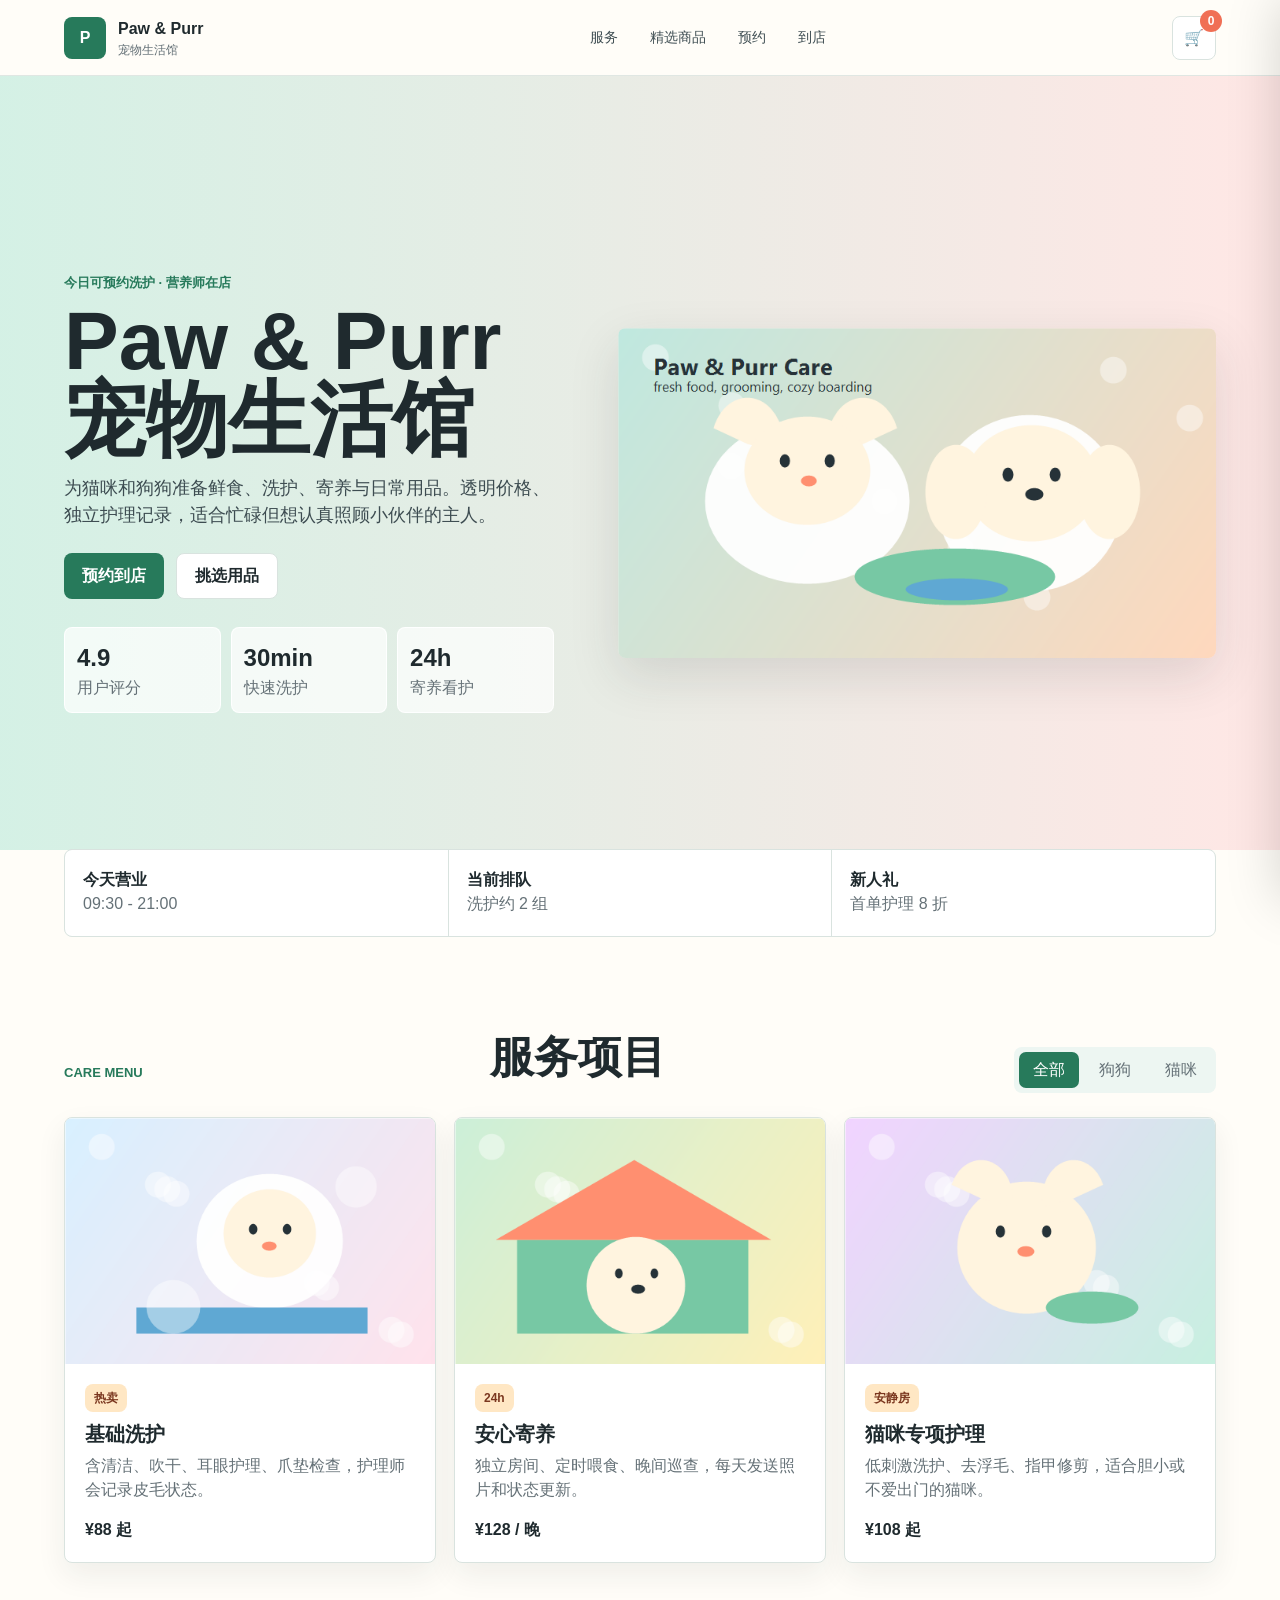
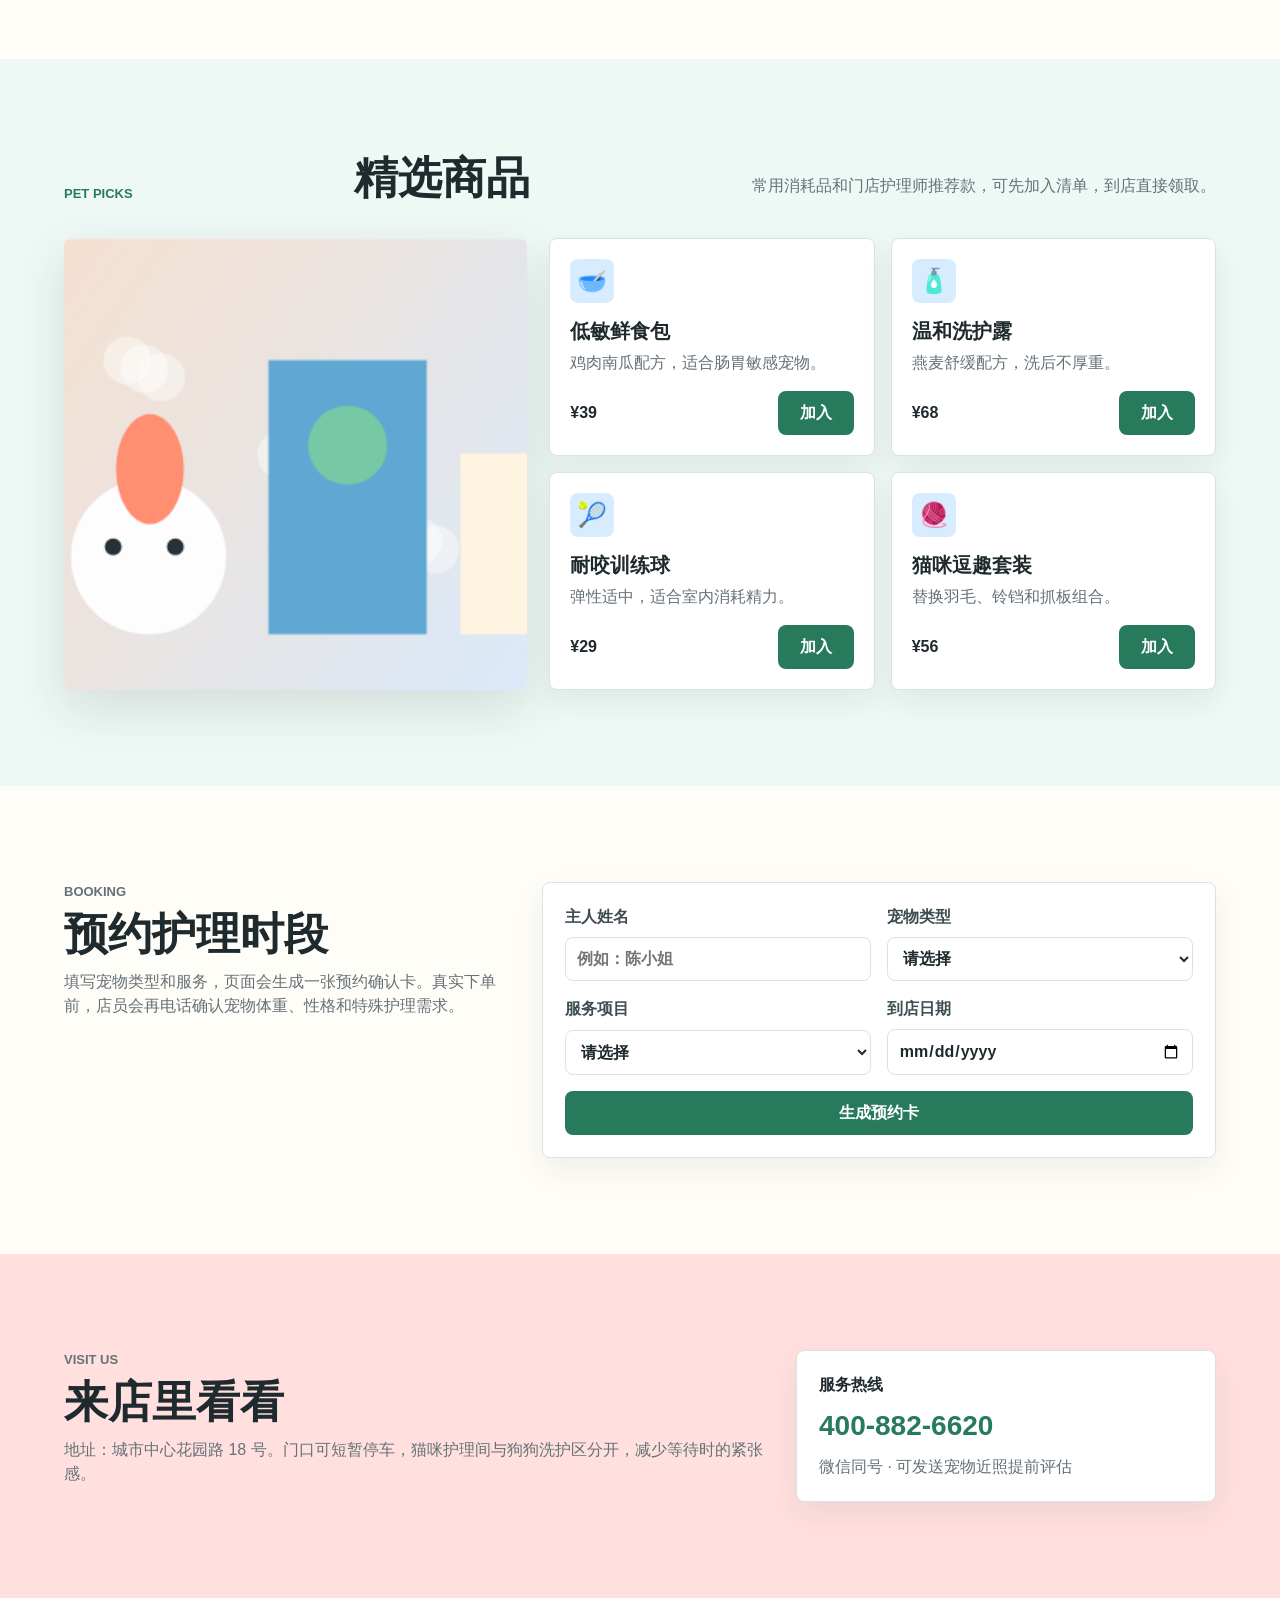
<file: index.html>
<!doctype html>
<html lang="zh-CN">
<head>
  <meta charset="utf-8">
  <meta name="viewport" content="width=device-width, initial-scale=1">
  <title>Paw & Purr 宠物店</title>
  <link rel="stylesheet" href="styles.css">
</head>
<body>
  <header class="site-header">
    <a class="brand" href="#home" aria-label="Paw & Purr 首页">
      <span class="brand-mark">P</span>
      <span>
        <strong>Paw & Purr</strong>
        <small>宠物生活馆</small>
      </span>
    </a>
    <nav class="nav-links" aria-label="主导航">
      <a href="#services">服务</a>
      <a href="#shop">精选商品</a>
      <a href="#appointment">预约</a>
      <a href="#visit">到店</a>
    </nav>
    <button class="cart-button" type="button" data-open-cart aria-label="查看购物清单">
      <span aria-hidden="true">🛒</span>
      <span class="cart-count" data-cart-count>0</span>
    </button>
  </header>

  <main id="home">
    <section class="hero">
      <div class="hero-copy">
        <p class="eyebrow">今日可预约洗护 · 营养师在店</p>
        <h1>Paw & Purr 宠物生活馆</h1>
        <p class="hero-text">为猫咪和狗狗准备鲜食、洗护、寄养与日常用品。透明价格、独立护理记录，适合忙碌但想认真照顾小伙伴的主人。</p>
        <div class="hero-actions">
          <a class="primary-link" href="#appointment">预约到店</a>
          <a class="secondary-link" href="#shop">挑选用品</a>
        </div>
        <div class="quick-stats" aria-label="门店亮点">
          <span><strong>4.9</strong>用户评分</span>
          <span><strong>30min</strong>快速洗护</span>
          <span><strong>24h</strong>寄养看护</span>
        </div>
      </div>
      <img src="assets/hero-pets.png" alt="宠物店里猫咪和狗狗的插画" class="hero-image">
    </section>

    <section class="toolbar" aria-label="今日门店状态">
      <div>
        <strong>今天营业</strong>
        <span>09:30 - 21:00</span>
      </div>
      <div>
        <strong>当前排队</strong>
        <span>洗护约 2 组</span>
      </div>
      <div>
        <strong>新人礼</strong>
        <span>首单护理 8 折</span>
      </div>
    </section>

    <section class="section" id="services">
      <div class="section-heading">
        <p class="eyebrow">Care Menu</p>
        <h2>服务项目</h2>
        <div class="filter-group" role="group" aria-label="筛选服务">
          <button type="button" class="filter active" data-filter="all">全部</button>
          <button type="button" class="filter" data-filter="dog">狗狗</button>
          <button type="button" class="filter" data-filter="cat">猫咪</button>
        </div>
      </div>
      <div class="service-grid">
        <article class="service-card" data-pet="dog cat">
          <img src="assets/service-grooming.png" alt="宠物洗护服务插画">
          <div>
            <span class="tag">热卖</span>
            <h3>基础洗护</h3>
            <p>含清洁、吹干、耳眼护理、爪垫检查，护理师会记录皮毛状态。</p>
            <strong>¥88 起</strong>
          </div>
        </article>
        <article class="service-card" data-pet="dog">
          <img src="assets/service-boarding.png" alt="宠物寄养小屋插画">
          <div>
            <span class="tag">24h</span>
            <h3>安心寄养</h3>
            <p>独立房间、定时喂食、晚间巡查，每天发送照片和状态更新。</p>
            <strong>¥128 / 晚</strong>
          </div>
        </article>
        <article class="service-card" data-pet="cat">
          <img src="assets/cat-care.png" alt="猫咪护理插画">
          <div>
            <span class="tag">安静房</span>
            <h3>猫咪专项护理</h3>
            <p>低刺激洗护、去浮毛、指甲修剪，适合胆小或不爱出门的猫咪。</p>
            <strong>¥108 起</strong>
          </div>
        </article>
      </div>
    </section>

    <section class="section shop-section" id="shop">
      <div class="section-heading">
        <p class="eyebrow">Pet Picks</p>
        <h2>精选商品</h2>
        <p>常用消耗品和门店护理师推荐款，可先加入清单，到店直接领取。</p>
      </div>
      <div class="product-layout">
        <img src="assets/shop-products.png" alt="宠物食品和玩具插画" class="product-feature">
        <div class="product-grid">
          <article class="product-card">
            <span class="product-icon">🥣</span>
            <h3>低敏鲜食包</h3>
            <p>鸡肉南瓜配方，适合肠胃敏感宠物。</p>
            <div class="product-bottom">
              <strong>¥39</strong>
              <button type="button" data-add-cart="低敏鲜食包" data-price="39">加入</button>
            </div>
          </article>
          <article class="product-card">
            <span class="product-icon">🧴</span>
            <h3>温和洗护露</h3>
            <p>燕麦舒缓配方，洗后不厚重。</p>
            <div class="product-bottom">
              <strong>¥68</strong>
              <button type="button" data-add-cart="温和洗护露" data-price="68">加入</button>
            </div>
          </article>
          <article class="product-card">
            <span class="product-icon">🎾</span>
            <h3>耐咬训练球</h3>
            <p>弹性适中，适合室内消耗精力。</p>
            <div class="product-bottom">
              <strong>¥29</strong>
              <button type="button" data-add-cart="耐咬训练球" data-price="29">加入</button>
            </div>
          </article>
          <article class="product-card">
            <span class="product-icon">🧶</span>
            <h3>猫咪逗趣套装</h3>
            <p>替换羽毛、铃铛和抓板组合。</p>
            <div class="product-bottom">
              <strong>¥56</strong>
              <button type="button" data-add-cart="猫咪逗趣套装" data-price="56">加入</button>
            </div>
          </article>
        </div>
      </div>
    </section>

    <section class="section appointment-section" id="appointment">
      <div class="appointment-copy">
        <p class="eyebrow">Booking</p>
        <h2>预约护理时段</h2>
        <p>填写宠物类型和服务，页面会生成一张预约确认卡。真实下单前，店员会再电话确认宠物体重、性格和特殊护理需求。</p>
      </div>
      <form class="booking-form" data-booking-form>
        <label>
          主人姓名
          <input name="owner" type="text" placeholder="例如：陈小姐" required>
        </label>
        <label>
          宠物类型
          <select name="pet" required>
            <option value="">请选择</option>
            <option>狗狗</option>
            <option>猫咪</option>
            <option>其他小宠</option>
          </select>
        </label>
        <label>
          服务项目
          <select name="service" required>
            <option value="">请选择</option>
            <option>基础洗护</option>
            <option>安心寄养</option>
            <option>猫咪专项护理</option>
            <option>营养咨询</option>
          </select>
        </label>
        <label>
          到店日期
          <input name="date" type="date" required>
        </label>
        <button type="submit">生成预约卡</button>
        <output class="booking-output" data-booking-output aria-live="polite"></output>
      </form>
    </section>

    <section class="section visit-section" id="visit">
      <div>
        <p class="eyebrow">Visit Us</p>
        <h2>来店里看看</h2>
        <p>地址：城市中心花园路 18 号。门口可短暂停车，猫咪护理间与狗狗洗护区分开，减少等待时的紧张感。</p>
      </div>
      <div class="visit-panel">
        <strong>服务热线</strong>
        <a href="tel:400-882-6620">400-882-6620</a>
        <span>微信同号 · 可发送宠物近照提前评估</span>
      </div>
    </section>
  </main>

  <aside class="cart-panel" data-cart-panel aria-label="购物清单" aria-hidden="true">
    <div class="cart-header">
      <h2>购物清单</h2>
      <button type="button" data-close-cart aria-label="关闭购物清单">×</button>
    </div>
    <ul data-cart-items></ul>
    <div class="cart-total">
      <span>合计</span>
      <strong data-cart-total>¥0</strong>
    </div>
  </aside>
  <div class="cart-backdrop" data-close-cart></div>

  <script src="script.js"></script>
</body>
</html>
</file>
<file: styles.css>
:root {
  color-scheme: light;
  --ink: #1f2a2e;
  --muted: #657177;
  --line: #d9e3df;
  --paper: #fffdf8;
  --mint: #cbeee1;
  --leaf: #277a5b;
  --coral: #f06f55;
  --sun: #ffd66b;
  --sky: #d8ecff;
  --rose: #ffe0df;
  --shadow: 0 18px 50px rgba(37, 48, 50, 0.13);
}

* {
  box-sizing: border-box;
}

html {
  scroll-behavior: smooth;
}

body {
  margin: 0;
  color: var(--ink);
  background: var(--paper);
  font-family: "Segoe UI", "Microsoft YaHei", Arial, sans-serif;
  line-height: 1.5;
}

a {
  color: inherit;
  text-decoration: none;
}

button,
input,
select {
  font: inherit;
}

.site-header {
  position: sticky;
  top: 0;
  z-index: 20;
  display: flex;
  align-items: center;
  justify-content: space-between;
  gap: 20px;
  min-height: 76px;
  padding: 12px clamp(18px, 5vw, 64px);
  background: rgba(255, 253, 248, 0.92);
  border-bottom: 1px solid rgba(217, 227, 223, 0.8);
  backdrop-filter: blur(18px);
}

.brand {
  display: inline-flex;
  align-items: center;
  gap: 12px;
  min-width: 180px;
}

.brand-mark {
  display: grid;
  place-items: center;
  width: 42px;
  height: 42px;
  color: #fff;
  background: var(--leaf);
  border-radius: 8px;
  font-weight: 800;
}

.brand strong,
.brand small {
  display: block;
}

.brand small {
  color: var(--muted);
  font-size: 12px;
}

.nav-links {
  display: flex;
  flex-wrap: wrap;
  justify-content: center;
  gap: 8px;
}

.nav-links a {
  padding: 8px 12px;
  border-radius: 8px;
  color: #3f4e53;
  font-size: 14px;
}

.nav-links a:hover {
  background: var(--mint);
}

.cart-button {
  position: relative;
  display: grid;
  place-items: center;
  width: 44px;
  height: 44px;
  border: 1px solid var(--line);
  border-radius: 8px;
  background: #fff;
  cursor: pointer;
}

.cart-count {
  position: absolute;
  top: -7px;
  right: -7px;
  display: grid;
  place-items: center;
  min-width: 22px;
  height: 22px;
  padding: 0 6px;
  color: #fff;
  background: var(--coral);
  border-radius: 99px;
  font-size: 12px;
  font-weight: 700;
}

.hero {
  display: grid;
  grid-template-columns: minmax(0, 0.9fr) minmax(340px, 1.1fr);
  align-items: center;
  gap: clamp(24px, 5vw, 64px);
  min-height: calc(100vh - 126px);
  padding: clamp(36px, 7vw, 84px) clamp(18px, 5vw, 64px) 24px;
  background: linear-gradient(90deg, rgba(203, 238, 225, 0.82), rgba(255, 224, 223, 0.76));
}

.eyebrow {
  margin: 0 0 10px;
  color: var(--leaf);
  font-size: 13px;
  font-weight: 800;
  letter-spacing: 0;
  text-transform: uppercase;
}

h1,
h2,
h3,
p {
  margin-top: 0;
}

h1 {
  max-width: 740px;
  margin-bottom: 16px;
  font-size: clamp(44px, 7vw, 82px);
  line-height: 0.96;
  letter-spacing: 0;
}

h2 {
  margin-bottom: 12px;
  font-size: clamp(28px, 4vw, 44px);
  line-height: 1.06;
  letter-spacing: 0;
}

h3 {
  margin-bottom: 8px;
  font-size: 20px;
  line-height: 1.2;
  letter-spacing: 0;
}

.hero-text {
  max-width: 610px;
  margin-bottom: 24px;
  color: #3d4c51;
  font-size: 18px;
}

.hero-actions {
  display: flex;
  flex-wrap: wrap;
  gap: 12px;
  margin-bottom: 28px;
}

.primary-link,
.secondary-link,
.booking-form button,
.product-bottom button {
  display: inline-flex;
  align-items: center;
  justify-content: center;
  min-height: 44px;
  padding: 10px 18px;
  border-radius: 8px;
  font-weight: 800;
  cursor: pointer;
}

.primary-link,
.booking-form button,
.product-bottom button {
  color: #fff;
  background: var(--leaf);
  border: 0;
}

.secondary-link {
  background: #fff;
  border: 1px solid var(--line);
}

.quick-stats {
  display: grid;
  grid-template-columns: repeat(3, minmax(0, 1fr));
  max-width: 560px;
  gap: 10px;
}

.quick-stats span {
  min-height: 72px;
  padding: 12px;
  background: rgba(255, 255, 255, 0.7);
  border: 1px solid rgba(255, 255, 255, 0.9);
  border-radius: 8px;
  color: var(--muted);
}

.quick-stats strong {
  display: block;
  color: var(--ink);
  font-size: 24px;
}

.hero-image {
  width: 100%;
  max-height: 520px;
  object-fit: cover;
  border-radius: 8px;
  box-shadow: var(--shadow);
}

.toolbar {
  display: grid;
  grid-template-columns: repeat(3, minmax(0, 1fr));
  gap: 1px;
  margin: 0 clamp(18px, 5vw, 64px);
  transform: translateY(-1px);
  overflow: hidden;
  border: 1px solid var(--line);
  border-radius: 8px;
  background: var(--line);
}

.toolbar div {
  min-height: 86px;
  padding: 18px;
  background: #fff;
}

.toolbar strong,
.toolbar span {
  display: block;
}

.toolbar span {
  color: var(--muted);
}

.section {
  padding: clamp(54px, 8vw, 96px) clamp(18px, 5vw, 64px);
}

.section-heading {
  display: flex;
  align-items: end;
  justify-content: space-between;
  gap: 20px;
  margin-bottom: 24px;
}

.section-heading p:last-child {
  max-width: 520px;
  color: var(--muted);
}

.filter-group {
  display: inline-flex;
  gap: 6px;
  padding: 5px;
  background: #edf6f2;
  border-radius: 8px;
}

.filter {
  min-width: 60px;
  min-height: 36px;
  border: 0;
  border-radius: 7px;
  background: transparent;
  color: var(--muted);
  cursor: pointer;
}

.filter.active {
  color: #fff;
  background: var(--leaf);
}

.service-grid {
  display: grid;
  grid-template-columns: repeat(3, minmax(0, 1fr));
  gap: 18px;
}

.service-card,
.product-card,
.booking-form,
.visit-panel {
  background: #fff;
  border: 1px solid var(--line);
  border-radius: 8px;
  box-shadow: 0 12px 30px rgba(31, 42, 46, 0.07);
}

.service-card {
  overflow: hidden;
}

.service-card[hidden] {
  display: none;
}

.service-card img {
  display: block;
  width: 100%;
  aspect-ratio: 3 / 2;
  object-fit: cover;
}

.service-card div {
  padding: 20px;
}

.service-card p,
.product-card p,
.appointment-copy p,
.visit-section p {
  color: var(--muted);
}

.tag {
  display: inline-flex;
  margin-bottom: 10px;
  padding: 5px 9px;
  color: #7b371f;
  background: #ffe7c4;
  border-radius: 8px;
  font-size: 12px;
  font-weight: 800;
}

.shop-section {
  background: #eef8f5;
}

.product-layout {
  display: grid;
  grid-template-columns: minmax(280px, 0.82fr) minmax(0, 1.18fr);
  gap: 22px;
}

.product-feature {
  width: 100%;
  height: 100%;
  min-height: 420px;
  object-fit: cover;
  border-radius: 8px;
  box-shadow: var(--shadow);
}

.product-grid {
  display: grid;
  grid-template-columns: repeat(2, minmax(0, 1fr));
  gap: 16px;
}

.product-card {
  display: flex;
  flex-direction: column;
  min-height: 202px;
  padding: 20px;
}

.product-icon {
  display: grid;
  place-items: center;
  width: 44px;
  height: 44px;
  margin-bottom: 16px;
  background: var(--sky);
  border-radius: 8px;
  font-size: 24px;
}

.product-bottom {
  display: flex;
  align-items: center;
  justify-content: space-between;
  gap: 14px;
  margin-top: auto;
}

.product-bottom button {
  min-width: 76px;
}

.appointment-section {
  display: grid;
  grid-template-columns: minmax(260px, 0.8fr) minmax(320px, 1.2fr);
  gap: 28px;
  align-items: start;
}

.booking-form {
  display: grid;
  grid-template-columns: repeat(2, minmax(0, 1fr));
  gap: 16px;
  padding: 22px;
}

.booking-form label {
  display: grid;
  gap: 8px;
  color: #3f4e53;
  font-weight: 700;
}

.booking-form input,
.booking-form select {
  width: 100%;
  min-height: 44px;
  padding: 9px 11px;
  border: 1px solid var(--line);
  border-radius: 8px;
  background: #fff;
  color: var(--ink);
}

.booking-form button,
.booking-output {
  grid-column: 1 / -1;
}

.booking-output {
  min-height: 44px;
  padding: 12px 14px;
  border-radius: 8px;
  background: #f3faf7;
  color: var(--leaf);
  font-weight: 800;
}

.booking-output:empty {
  display: none;
}

.visit-section {
  display: grid;
  grid-template-columns: minmax(0, 1fr) minmax(280px, 420px);
  gap: 24px;
  align-items: center;
  background: var(--rose);
}

.visit-panel {
  display: grid;
  gap: 8px;
  padding: 22px;
}

.visit-panel a {
  color: var(--leaf);
  font-size: 28px;
  font-weight: 900;
}

.visit-panel span {
  color: var(--muted);
}

.cart-panel {
  position: fixed;
  top: 0;
  right: 0;
  z-index: 40;
  display: flex;
  flex-direction: column;
  width: min(390px, 92vw);
  height: 100vh;
  padding: 22px;
  background: #fff;
  box-shadow: -20px 0 50px rgba(0, 0, 0, 0.17);
  transform: translateX(105%);
  transition: transform 180ms ease;
}

.cart-panel.open {
  transform: translateX(0);
}

.cart-header,
.cart-total {
  display: flex;
  align-items: center;
  justify-content: space-between;
  gap: 16px;
}

.cart-header h2 {
  margin: 0;
  font-size: 26px;
}

.cart-header button {
  width: 40px;
  height: 40px;
  border: 1px solid var(--line);
  border-radius: 8px;
  background: #fff;
  cursor: pointer;
  font-size: 26px;
}

.cart-panel ul {
  display: grid;
  gap: 10px;
  margin: 20px 0;
  padding: 0;
  list-style: none;
  overflow: auto;
}

.cart-panel li {
  display: flex;
  justify-content: space-between;
  gap: 12px;
  padding: 12px;
  border: 1px solid var(--line);
  border-radius: 8px;
}

.cart-total {
  margin-top: auto;
  padding-top: 16px;
  border-top: 1px solid var(--line);
  font-size: 20px;
}

.cart-backdrop {
  position: fixed;
  inset: 0;
  z-index: 30;
  display: none;
  background: rgba(20, 28, 30, 0.28);
}

.cart-panel.open + .cart-backdrop {
  display: block;
}

@media (max-width: 900px) {
  .site-header {
    align-items: flex-start;
    flex-wrap: wrap;
  }

  .nav-links {
    order: 3;
    width: 100%;
    justify-content: flex-start;
  }

  .hero,
  .product-layout,
  .appointment-section,
  .visit-section {
    grid-template-columns: 1fr;
  }

  .hero {
    min-height: auto;
  }

  .hero-image {
    max-height: none;
  }

  .service-grid {
    grid-template-columns: 1fr;
  }

  .product-feature {
    min-height: 280px;
  }
}

@media (max-width: 620px) {
  .site-header {
    padding-inline: 14px;
  }

  .brand {
    min-width: 0;
  }

  h1 {
    font-size: 42px;
  }

  .hero,
  .section {
    padding-inline: 14px;
  }

  .quick-stats,
  .toolbar,
  .product-grid,
  .booking-form {
    grid-template-columns: 1fr;
  }

  .toolbar {
    margin-inline: 14px;
  }

  .section-heading {
    align-items: stretch;
    flex-direction: column;
  }

  .filter-group {
    width: 100%;
  }

  .filter {
    flex: 1;
  }

  .visit-panel a {
    font-size: 24px;
  }
}
</file>
